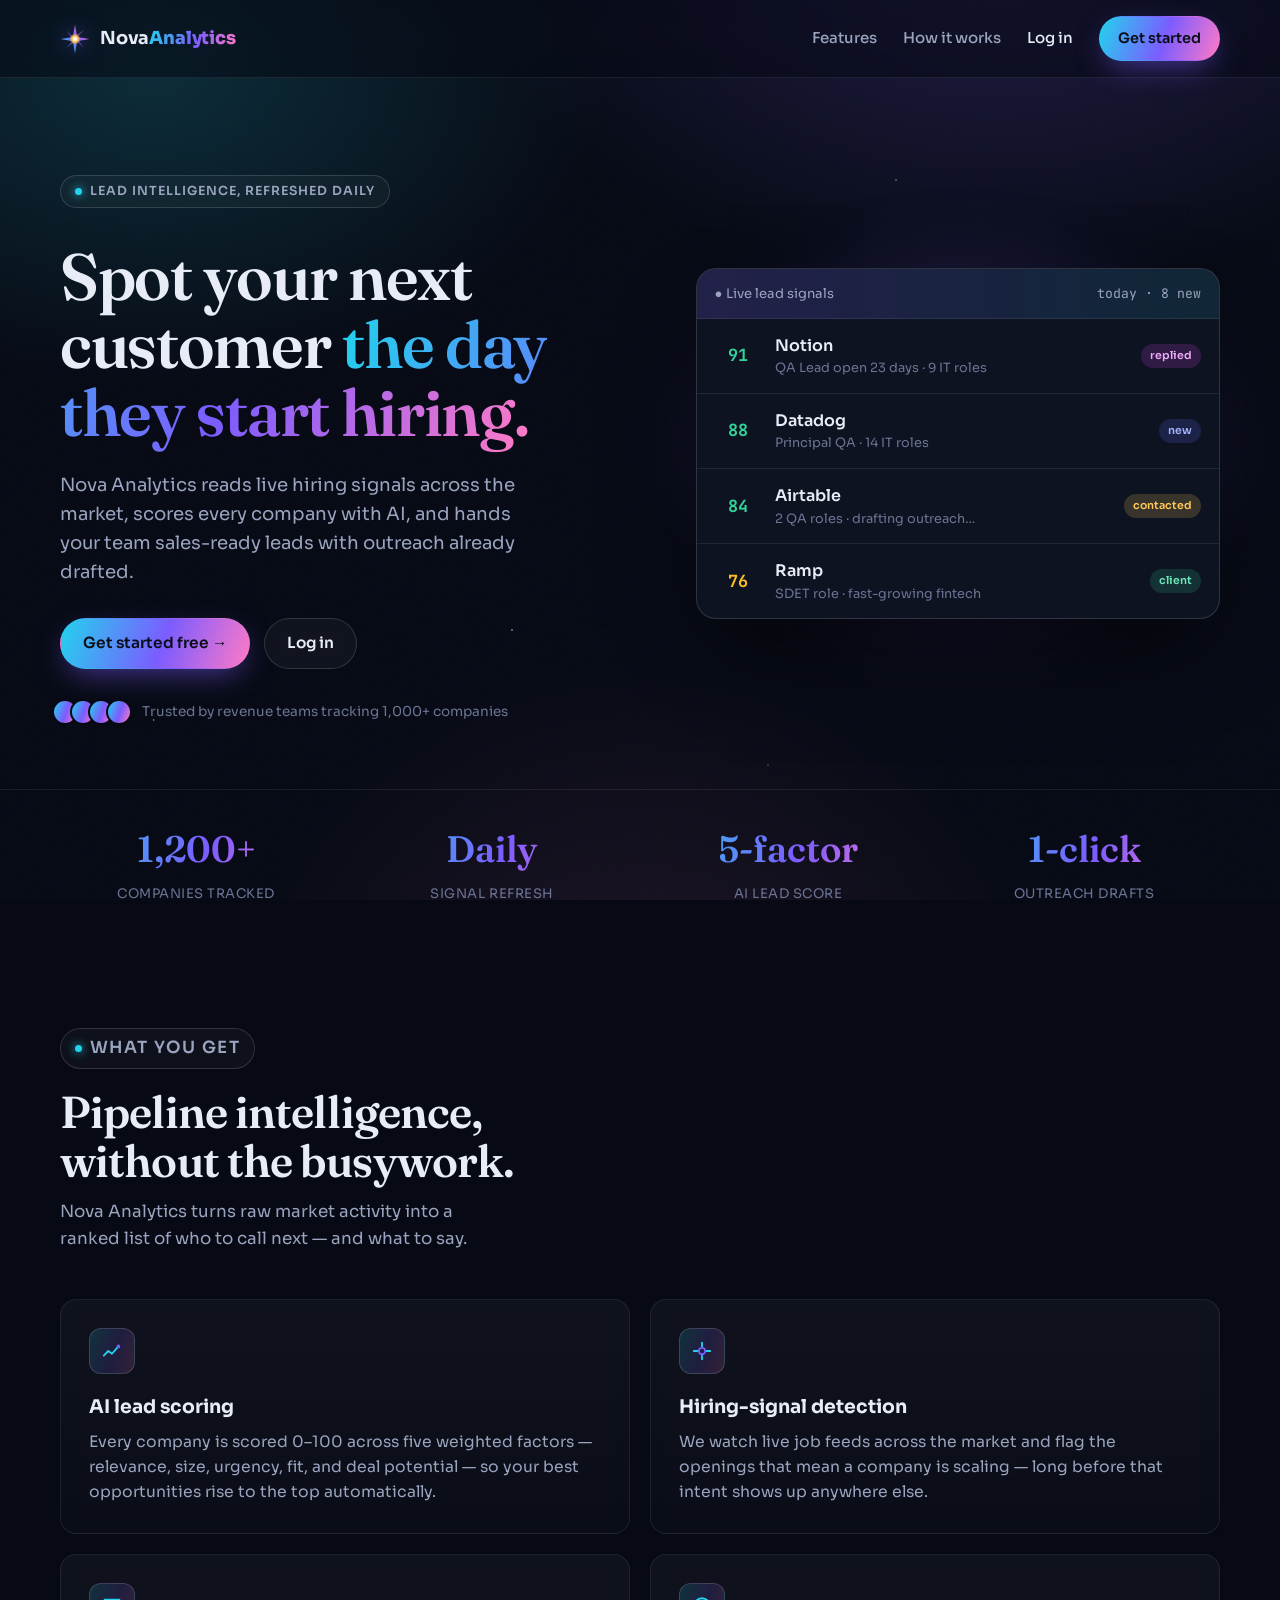
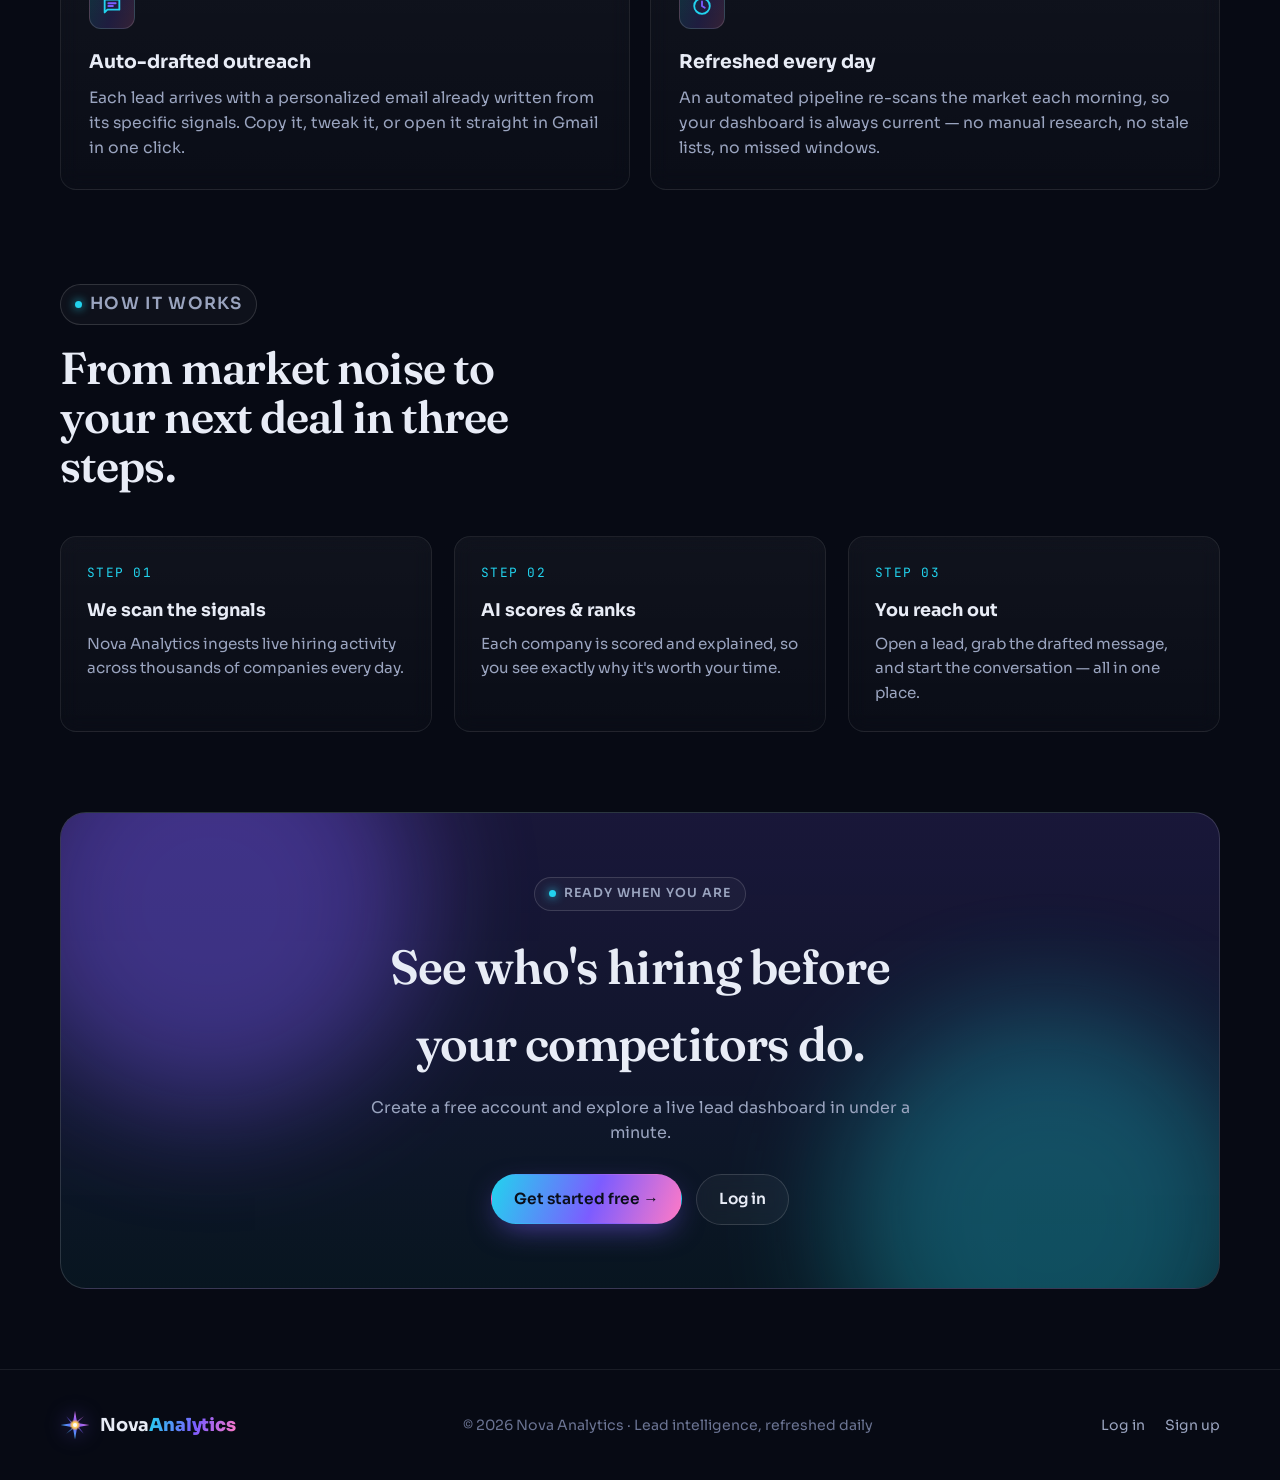
<file: web/index.html>
<!doctype html>
<html lang="en">
<head>
  <meta charset="utf-8" />
  <meta name="viewport" content="width=device-width, initial-scale=1" />
  <title>Nova Analytics — Lead intelligence, refreshed daily</title>
  <meta name="description" content="Nova Analytics surfaces high-intent B2B leads from live hiring signals — AI-scored, sales-ready, and refreshed every day." />
  <link rel="icon" type="image/svg+xml" href="./assets/favicon.svg" />
  <meta property="og:title" content="Nova Analytics — Lead intelligence, refreshed daily" />
  <meta property="og:description" content="Spot high-intent buyers the day they start hiring. AI-scored leads and auto-drafted outreach." />
  <meta property="og:type" content="website" />
  <link rel="preconnect" href="https://fonts.googleapis.com" />
  <link rel="preconnect" href="https://fonts.gstatic.com" crossorigin />
  <link href="https://fonts.googleapis.com/css2?family=Fraunces:opsz,wght@9..144,400;9..144,500;9..144,600;9..144,700&family=Sora:wght@400;500;600;700;800&family=JetBrains+Mono:wght@500;700&display=swap" rel="stylesheet" />
  <link rel="stylesheet" href="./assets/brand.css" />
  <style>
    /* ---- Nav ---- */
    .nav { position: sticky; top: 0; z-index: 40; backdrop-filter: blur(12px); background: rgba(7,10,20,0.55); border-bottom: 1px solid var(--nova-line); }
    .nav-inner { display: flex; align-items: center; justify-content: space-between; padding: 16px 0; }
    .nav-links { display: flex; align-items: center; gap: 26px; }
    .nav-links a.link { color: var(--nova-muted); text-decoration: none; font-size: .94rem; font-weight: 500; transition: color .2s; }
    .nav-links a.link:hover { color: var(--nova-text); }
    @media (max-width: 760px) { .nav-links .link { display: none; } }

    /* ---- Hero ---- */
    .hero { position: relative; padding: 84px 0 64px; }
    .hero-grid { display: grid; grid-template-columns: 1.05fr 0.95fr; gap: 56px; align-items: center; }
    @media (max-width: 940px) { .hero-grid { grid-template-columns: 1fr; gap: 44px; } }
    .hero h1 {
      font-family: var(--font-display); font-weight: 600; letter-spacing: -0.02em;
      font-size: clamp(2.6rem, 5.4vw, 4.1rem); line-height: 1.04; margin: 22px 0 0;
    }
    .hero p.lede { color: var(--nova-muted); font-size: 1.14rem; max-width: 34ch; margin: 22px 0 32px; }
    .hero-cta { display: flex; gap: 14px; flex-wrap: wrap; }
    .trust { margin-top: 30px; color: var(--nova-faint); font-size: .85rem; display:flex; align-items:center; gap:10px; }
    .trust .avatars { display:flex; }
    .trust .avatars span { width:26px; height:26px; border-radius:50%; border:2px solid var(--nova-bg); margin-left:-8px; background: var(--nova-grad); }

    /* ---- Signal preview card ---- */
    .preview { position: relative; }
    .preview .glow-blob { position:absolute; inset:-40px; background: radial-gradient(closest-side, rgba(124,92,255,.5), transparent); filter: blur(30px); z-index:-1; }
    .signal-card { border-radius: 20px; overflow: hidden; box-shadow: 0 40px 90px -30px rgba(0,0,0,.8); border: 1px solid var(--nova-line-2); background: var(--nova-surface); }
    .signal-head { display:flex; align-items:center; justify-content:space-between; padding: 14px 18px; background: linear-gradient(90deg, rgba(124,92,255,.18), rgba(34,211,238,.10)); border-bottom: 1px solid var(--nova-line); font-size:.82rem; color: var(--nova-muted); }
    .lead-row { display:flex; align-items:center; gap:14px; padding: 14px 18px; border-bottom: 1px solid var(--nova-line); }
    .lead-row:last-child { border-bottom: none; }
    .score-chip { font-family: var(--font-mono); font-weight: 700; font-size: 1.05rem; width: 46px; text-align:center; }
    .lead-co { font-weight: 600; }
    .lead-sub { color: var(--nova-faint); font-size: .8rem; }
    .pill { font-size:.68rem; padding: 3px 9px; border-radius: 999px; font-weight:600; }

    /* ---- Sections ---- */
    section.band { padding: 30px 0; border-top: 1px solid var(--nova-line); }
    .stats { display:grid; grid-template-columns: repeat(4,1fr); gap: 24px; text-align:center; }
    @media (max-width:740px){ .stats { grid-template-columns: repeat(2,1fr); gap:28px; } }
    .stat .num { font-family: var(--font-display); font-size: 2.3rem; font-weight: 600; }
    .stat .lbl { color: var(--nova-faint); font-size: .82rem; letter-spacing:.04em; text-transform:uppercase; margin-top:4px; }

    .section { padding: 80px 0; }
    .section-head { max-width: 38ch; }
    .section-head .eyebrow-row { margin-bottom: 18px; }
    .section-head h2 { font-family: var(--font-display); font-weight: 600; letter-spacing:-0.02em; font-size: clamp(2rem, 3.6vw, 2.8rem); line-height:1.1; margin: 0; }
    .section-head p { color: var(--nova-muted); font-size: 1.05rem; margin-top: 14px; }

    .features { display:grid; grid-template-columns: repeat(2, 1fr); gap: 20px; margin-top: 46px; }
    @media (max-width: 760px){ .features { grid-template-columns: 1fr; } }
    .feature { padding: 28px; transition: transform .3s var(--ease), border-color .3s; }
    .feature:hover { transform: translateY(-4px); border-color: var(--nova-line-2); }
    .feature .ic { width: 46px; height: 46px; border-radius: 12px; display:grid; place-items:center; background: var(--nova-grad-soft); border: 1px solid var(--nova-line-2); margin-bottom: 18px; }
    .feature h3 { font-size: 1.18rem; margin: 0 0 8px; font-weight: 700; }
    .feature p { color: var(--nova-muted); margin: 0; font-size: .98rem; }

    .steps { display:grid; grid-template-columns: repeat(3,1fr); gap: 22px; margin-top: 46px; counter-reset: step; }
    @media (max-width: 760px){ .steps { grid-template-columns: 1fr; } }
    .step { padding: 26px; }
    .step .n { font-family: var(--font-mono); font-size:.8rem; color: var(--nova-cyan); letter-spacing:.1em; }
    .step h3 { font-size: 1.1rem; margin: 12px 0 8px; }
    .step p { color: var(--nova-muted); font-size:.95rem; margin:0; }

    /* ---- CTA band ---- */
    .cta-band { position: relative; overflow: hidden; border-radius: 26px; padding: 64px 40px; text-align:center; margin: 0 0 80px; border: 1px solid var(--nova-line-2); background: linear-gradient(180deg, rgba(124,92,255,.16), rgba(34,211,238,.06)); }
    .cta-band h2 { font-family: var(--font-display); font-weight:600; font-size: clamp(2rem, 4vw, 3rem); margin: 0 0 12px; letter-spacing:-0.02em; }
    .cta-band p { color: var(--nova-muted); margin: 0 auto 28px; max-width: 46ch; }
    .cta-band .blob { position:absolute; width:420px; height:420px; border-radius:50%; filter: blur(60px); opacity:.4; }

    /* ---- Footer ---- */
    footer.site { border-top: 1px solid var(--nova-line); padding: 40px 0; }
    .foot-inner { display:flex; align-items:center; justify-content:space-between; flex-wrap:wrap; gap:16px; color: var(--nova-faint); font-size:.88rem; }

    /* ---- Reveal on load / scroll ---- */
    .reveal { opacity: 0; transform: translateY(18px); transition: opacity .7s var(--ease), transform .7s var(--ease); }
    .reveal.in { opacity: 1; transform: none; }
    .hero .reveal { transition-delay: var(--d, 0ms); }
  </style>
</head>
<body>
  <div class="nova-atmos"></div>
  <div class="nova-stars"></div>

  <!-- NAV -->
  <div class="nav">
    <div class="nova-container nav-inner">
      <a href="/" class="nova-brand">
        <img src="./assets/nova-mark.svg" alt="Nova Analytics" />
        <span class="nova-wordmark">Nova<b>Analytics</b></span>
      </a>
      <div class="nav-links">
        <a class="link" href="#features">Features</a>
        <a class="link" href="#how">How it works</a>
        <a class="link" href="/login" style="color:var(--nova-text)">Log in</a>
        <a class="nova-btn nova-btn-primary" href="/signup" style="padding:10px 18px; font-size:.9rem">Get started</a>
      </div>
    </div>
  </div>

  <!-- HERO -->
  <header class="hero">
    <div class="nova-container hero-grid">
      <div>
        <p class="nova-eyebrow reveal in" style="--d:0ms"><span class="dot"></span>Lead intelligence, refreshed daily</p>
        <h1 class="reveal in" style="--d:80ms">Spot your next customer <span class="nova-grad-text">the day they start hiring.</span></h1>
        <p class="lede reveal in" style="--d:160ms">Nova Analytics reads live hiring signals across the market, scores every company with AI, and hands your team sales-ready leads with outreach already drafted.</p>
        <div class="hero-cta reveal in" style="--d:240ms">
          <a class="nova-btn nova-btn-primary" href="/signup">Get started free →</a>
          <a class="nova-btn nova-btn-ghost" href="/login">Log in</a>
        </div>
        <div class="trust reveal in" style="--d:320ms">
          <div class="avatars"><span></span><span></span><span></span><span></span></div>
          Trusted by revenue teams tracking 1,000+ companies
        </div>
      </div>

      <!-- live signal preview -->
      <div class="preview reveal in" style="--d:200ms">
        <div class="glow-blob"></div>
        <div class="signal-card">
          <div class="signal-head">
            <span>● Live lead signals</span>
            <span style="font-family:var(--font-mono)">today · 8 new</span>
          </div>
          <div class="lead-row">
            <span class="score-chip" style="color:#34D399">91</span>
            <div style="flex:1">
              <div class="lead-co">Notion</div>
              <div class="lead-sub">QA Lead open 23 days · 9 IT roles</div>
            </div>
            <span class="pill" style="background:rgba(217,70,239,.16); color:#F0ABFC">replied</span>
          </div>
          <div class="lead-row">
            <span class="score-chip" style="color:#34D399">88</span>
            <div style="flex:1">
              <div class="lead-co">Datadog</div>
              <div class="lead-sub">Principal QA · 14 IT roles</div>
            </div>
            <span class="pill" style="background:rgba(99,102,241,.18); color:#A5B4FC">new</span>
          </div>
          <div class="lead-row">
            <span class="score-chip" style="color:#34D399">84</span>
            <div style="flex:1">
              <div class="lead-co">Airtable</div>
              <div class="lead-sub">2 QA roles · drafting outreach…</div>
            </div>
            <span class="pill" style="background:rgba(255,200,87,.18); color:#FFC857">contacted</span>
          </div>
          <div class="lead-row">
            <span class="score-chip" style="color:#FBBF24">76</span>
            <div style="flex:1">
              <div class="lead-co">Ramp</div>
              <div class="lead-sub">SDET role · fast-growing fintech</div>
            </div>
            <span class="pill" style="background:rgba(52,211,153,.16); color:#6EE7B7">client</span>
          </div>
        </div>
      </div>
    </div>
  </header>

  <!-- STATS -->
  <section class="band">
    <div class="nova-container stats">
      <div class="stat reveal"><div class="num nova-grad-text">1,200+</div><div class="lbl">Companies tracked</div></div>
      <div class="stat reveal"><div class="num nova-grad-text">Daily</div><div class="lbl">Signal refresh</div></div>
      <div class="stat reveal"><div class="num nova-grad-text">5-factor</div><div class="lbl">AI lead score</div></div>
      <div class="stat reveal"><div class="num nova-grad-text">1-click</div><div class="lbl">Outreach drafts</div></div>
    </div>
  </section>

  <!-- FEATURES -->
  <section class="section" id="features">
    <div class="nova-container">
      <div class="section-head reveal">
        <p class="nova-eyebrow eyebrow-row"><span class="dot"></span>What you get</p>
        <h2>Pipeline intelligence, without the busywork.</h2>
        <p>Nova Analytics turns raw market activity into a ranked list of who to call next — and what to say.</p>
      </div>
      <div class="features">
        <div class="nova-card feature reveal">
          <div class="ic"><svg width="22" height="22" viewBox="0 0 24 24" fill="none"><path d="M3 17l5-5 4 3 7-8" stroke="#22D3EE" stroke-width="2" stroke-linecap="round" stroke-linejoin="round"/><circle cx="19" cy="7" r="2" fill="#7C5CFF"/></svg></div>
          <h3>AI lead scoring</h3>
          <p>Every company is scored 0–100 across five weighted factors — relevance, size, urgency, fit, and deal potential — so your best opportunities rise to the top automatically.</p>
        </div>
        <div class="nova-card feature reveal">
          <div class="ic"><svg width="22" height="22" viewBox="0 0 24 24" fill="none"><path d="M12 3v4M12 17v4M3 12h4M17 12h4" stroke="#22D3EE" stroke-width="2" stroke-linecap="round"/><circle cx="12" cy="12" r="3.5" stroke="#7C5CFF" stroke-width="2"/></svg></div>
          <h3>Hiring-signal detection</h3>
          <p>We watch live job feeds across the market and flag the openings that mean a company is scaling — long before that intent shows up anywhere else.</p>
        </div>
        <div class="nova-card feature reveal">
          <div class="ic"><svg width="22" height="22" viewBox="0 0 24 24" fill="none"><path d="M4 5h16v11H7l-3 3V5z" stroke="#22D3EE" stroke-width="2" stroke-linejoin="round"/><path d="M8 9h8M8 12h5" stroke="#7C5CFF" stroke-width="2" stroke-linecap="round"/></svg></div>
          <h3>Auto-drafted outreach</h3>
          <p>Each lead arrives with a personalized email already written from its specific signals. Copy it, tweak it, or open it straight in Gmail in one click.</p>
        </div>
        <div class="nova-card feature reveal">
          <div class="ic"><svg width="22" height="22" viewBox="0 0 24 24" fill="none"><path d="M12 7v5l3 2" stroke="#7C5CFF" stroke-width="2" stroke-linecap="round" stroke-linejoin="round"/><circle cx="12" cy="12" r="8.5" stroke="#22D3EE" stroke-width="2"/></svg></div>
          <h3>Refreshed every day</h3>
          <p>An automated pipeline re-scans the market each morning, so your dashboard is always current — no manual research, no stale lists, no missed windows.</p>
        </div>
      </div>
    </div>
  </section>

  <!-- HOW IT WORKS -->
  <section class="section" id="how" style="padding-top:0">
    <div class="nova-container">
      <div class="section-head reveal">
        <p class="nova-eyebrow eyebrow-row"><span class="dot"></span>How it works</p>
        <h2>From market noise to your next deal in three steps.</h2>
      </div>
      <div class="steps">
        <div class="nova-card step reveal"><div class="n">STEP 01</div><h3>We scan the signals</h3><p>Nova Analytics ingests live hiring activity across thousands of companies every day.</p></div>
        <div class="nova-card step reveal"><div class="n">STEP 02</div><h3>AI scores & ranks</h3><p>Each company is scored and explained, so you see exactly why it's worth your time.</p></div>
        <div class="nova-card step reveal"><div class="n">STEP 03</div><h3>You reach out</h3><p>Open a lead, grab the drafted message, and start the conversation — all in one place.</p></div>
      </div>
    </div>
  </section>

  <!-- CTA -->
  <div class="nova-container">
    <div class="cta-band reveal">
      <div class="blob" style="background:var(--nova-violet); top:-120px; left:-60px"></div>
      <div class="blob" style="background:var(--nova-cyan); bottom:-140px; right:-40px; opacity:.3"></div>
      <p class="nova-eyebrow" style="position:relative; z-index:1; margin-bottom:18px"><span class="dot"></span>Ready when you are</p>
      <h2 style="position:relative; z-index:1">See who's hiring before<br/>your competitors do.</h2>
      <p style="position:relative; z-index:1">Create a free account and explore a live lead dashboard in under a minute.</p>
      <div style="position:relative; z-index:1; display:flex; gap:14px; justify-content:center; flex-wrap:wrap">
        <a class="nova-btn nova-btn-primary" href="/signup">Get started free →</a>
        <a class="nova-btn nova-btn-ghost" href="/login">Log in</a>
      </div>
    </div>
  </div>

  <!-- FOOTER -->
  <footer class="site">
    <div class="nova-container foot-inner">
      <a href="/" class="nova-brand">
        <img src="./assets/nova-mark.svg" alt="" />
        <span class="nova-wordmark">Nova<b>Analytics</b></span>
      </a>
      <div>© <span id="yr"></span> Nova Analytics · Lead intelligence, refreshed daily</div>
      <div style="display:flex; gap:20px">
        <a href="/login" style="color:var(--nova-muted); text-decoration:none">Log in</a>
        <a href="/signup" style="color:var(--nova-muted); text-decoration:none">Sign up</a>
      </div>
    </div>
  </footer>

  <script>
    document.getElementById("yr").textContent = new Date().getFullYear();
    // Reveal-on-scroll for non-hero elements
    const io = new IntersectionObserver((entries) => {
      entries.forEach((e) => { if (e.isIntersecting) { e.target.classList.add("in"); io.unobserve(e.target); } });
    }, { threshold: 0.12 });
    document.querySelectorAll(".reveal:not(.in)").forEach((el) => io.observe(el));
  </script>
</body>
</html>
</file>
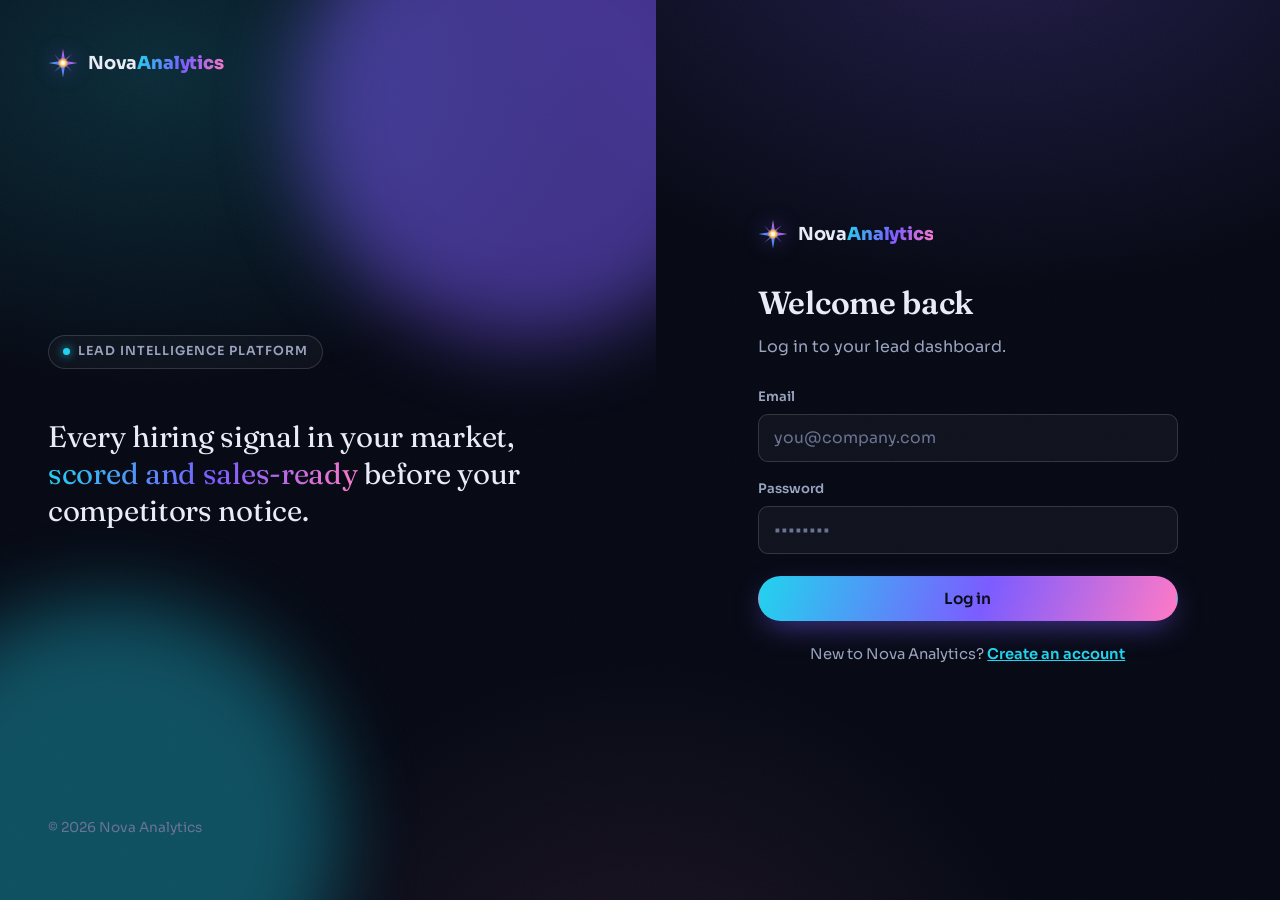
<file: web/login.html>
<!doctype html>
<html lang="en">
<head>
  <meta charset="utf-8" />
  <meta name="viewport" content="width=device-width, initial-scale=1" />
  <title>Log in — Nova Analytics</title>
  <link rel="icon" type="image/svg+xml" href="./assets/favicon.svg" />
  <link rel="preconnect" href="https://fonts.googleapis.com" />
  <link rel="preconnect" href="https://fonts.gstatic.com" crossorigin />
  <link href="https://fonts.googleapis.com/css2?family=Fraunces:opsz,wght@9..144,500;9..144,600&family=Sora:wght@400;500;600;700;800&display=swap" rel="stylesheet" />
  <link rel="stylesheet" href="./assets/brand.css" />
  <style>
    .auth-wrap { min-height: 100dvh; display: grid; grid-template-columns: 1.05fr 1fr; }
    .auth-aside { position: relative; overflow: hidden; padding: 48px; display: flex; flex-direction: column; justify-content: space-between; }
    .auth-main { display: grid; place-items: center; padding: 40px 24px; }
    .auth-card { width: min(420px, 100%); }
    .auth-quote { font-family: var(--font-display); font-size: 1.85rem; line-height: 1.25; letter-spacing: -0.01em; max-width: 30ch; }
    .auth-aside .glow { position: absolute; width: 460px; height: 460px; border-radius: 50%; filter: blur(40px); opacity: .5; }
    @media (max-width: 860px) {
      .auth-wrap { grid-template-columns: 1fr; }
      .auth-aside { display: none; }
    }
  </style>
</head>
<body>
  <div class="nova-atmos"></div>
  <div class="auth-wrap">
    <!-- brand panel -->
    <aside class="auth-aside">
      <div class="glow" style="background:var(--nova-violet); top:-120px; right:-100px"></div>
      <div class="glow" style="background:var(--nova-cyan); bottom:-160px; left:-120px; opacity:.35"></div>
      <a href="/" class="nova-brand" style="position:relative; z-index:1">
        <img src="./assets/nova-mark.svg" alt="" />
        <span class="nova-wordmark">Nova<b>Analytics</b></span>
      </a>
      <div style="position:relative; z-index:1">
        <p class="nova-eyebrow" style="margin-bottom:20px"><span class="dot"></span>Lead intelligence platform</p>
        <p class="auth-quote">Every hiring signal in your market, <span class="nova-grad-text">scored and sales-ready</span> before your competitors notice.</p>
      </div>
      <p style="position:relative; z-index:1; color:var(--nova-faint); font-size:.85rem">© <span id="yr"></span> Nova Analytics</p>
    </aside>

    <!-- form panel -->
    <main class="auth-main">
      <div class="auth-card">
        <a href="/" class="nova-brand" style="margin-bottom:28px">
          <img src="./assets/nova-mark.svg" alt="" />
          <span class="nova-wordmark">Nova<b>Analytics</b></span>
        </a>
        <h1 style="font-family:var(--font-display); font-size:2rem; margin:0 0 6px; font-weight:600; letter-spacing:-0.01em">Welcome back</h1>
        <p style="color:var(--nova-muted); margin:0 0 26px">Log in to your lead dashboard.</p>

        <div id="demoNote" class="nova-alert" style="display:none; color:#CFE3FF; background:rgba(34,211,238,.08); border-color:rgba(34,211,238,.3)"></div>
        <div id="formError" class="nova-alert nova-alert-error" style="display:none"></div>

        <form id="loginForm" novalidate>
          <div class="nova-field">
            <label for="email">Email</label>
            <input class="nova-input" id="email" type="email" autocomplete="email" placeholder="you@company.com" required />
          </div>
          <div class="nova-field">
            <label for="password">Password</label>
            <input class="nova-input" id="password" type="password" autocomplete="current-password" placeholder="••••••••" required />
          </div>
          <button type="submit" id="submitBtn" class="nova-btn nova-btn-primary" style="width:100%; margin-top:6px">Log in</button>
        </form>

        <p style="color:var(--nova-muted); font-size:.92rem; margin-top:22px; text-align:center">
          New to Nova Analytics? <a href="/signup" style="font-weight:600">Create an account</a>
        </p>
      </div>
    </main>
  </div>

  <script type="module">
    import { signIn, AFTER_AUTH, usingSupabase } from "./js/auth.js";
    document.getElementById("yr").textContent = new Date().getFullYear();

    if (!usingSupabase) {
      const n = document.getElementById("demoNote");
      n.style.display = "block";
      n.innerHTML = "Demo mode — try <b>admin@novaanalytics.io</b> / <b>NovaDemo2026!</b>";
    }

    const form = document.getElementById("loginForm");
    const errBox = document.getElementById("formError");
    const btn = document.getElementById("submitBtn");
    form.addEventListener("submit", async (e) => {
      e.preventDefault();
      errBox.style.display = "none";
      const email = document.getElementById("email").value.trim();
      const password = document.getElementById("password").value;
      if (!email || !password) { showError("Please enter your email and password."); return; }
      btn.disabled = true; btn.textContent = "Logging in…";
      const { user, error } = await signIn(email, password);
      if (error) { showError(error); btn.disabled = false; btn.textContent = "Log in"; return; }
      window.location.assign(AFTER_AUTH);
    });
    function showError(msg) { errBox.textContent = msg; errBox.style.display = "block"; }
  </script>
</body>
</html>
</file>
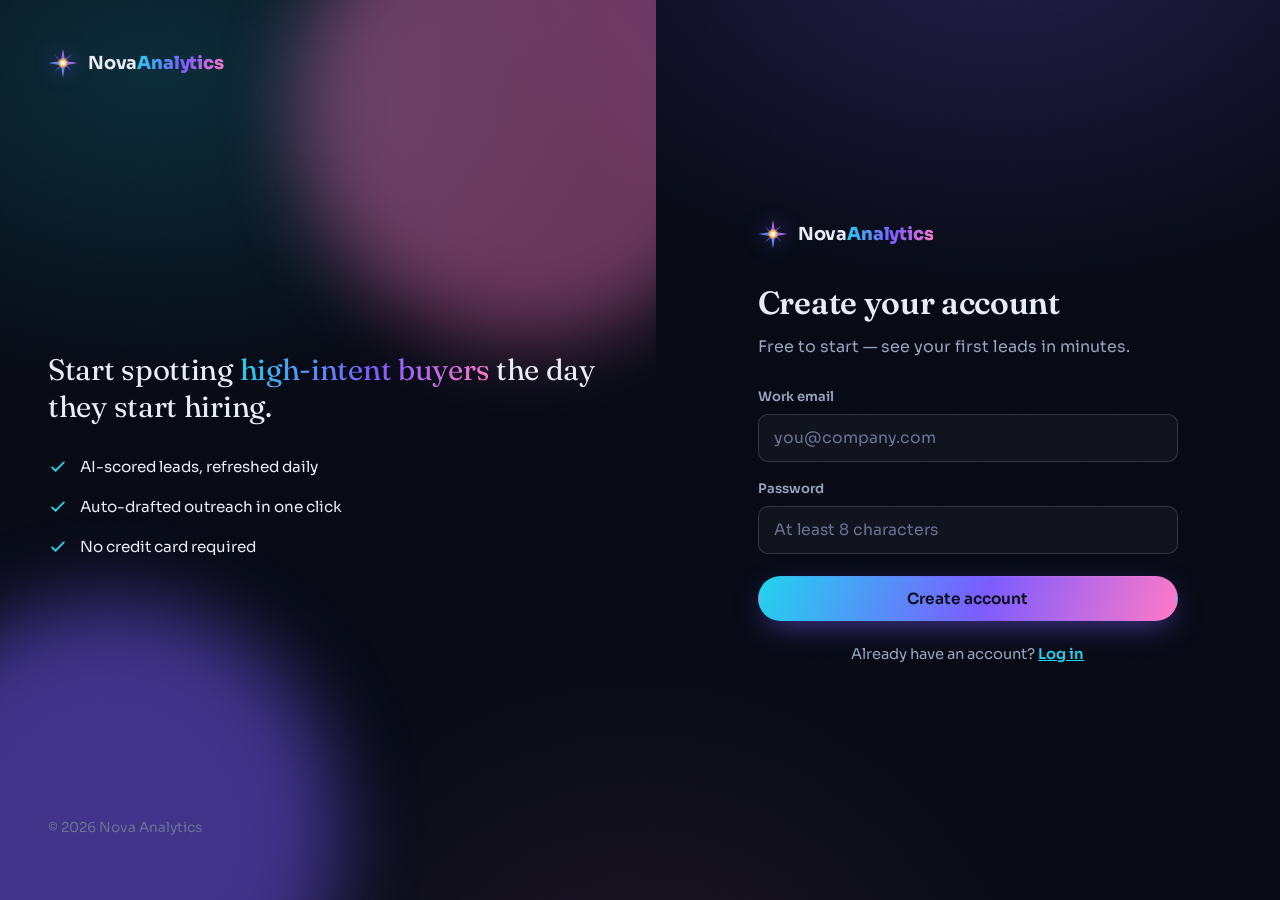
<file: web/signup.html>
<!doctype html>
<html lang="en">
<head>
  <meta charset="utf-8" />
  <meta name="viewport" content="width=device-width, initial-scale=1" />
  <title>Create your account — Nova Analytics</title>
  <link rel="icon" type="image/svg+xml" href="./assets/favicon.svg" />
  <link rel="preconnect" href="https://fonts.googleapis.com" />
  <link rel="preconnect" href="https://fonts.gstatic.com" crossorigin />
  <link href="https://fonts.googleapis.com/css2?family=Fraunces:opsz,wght@9..144,500;9..144,600&family=Sora:wght@400;500;600;700;800&display=swap" rel="stylesheet" />
  <link rel="stylesheet" href="./assets/brand.css" />
  <style>
    .auth-wrap { min-height: 100dvh; display: grid; grid-template-columns: 1.05fr 1fr; }
    .auth-aside { position: relative; overflow: hidden; padding: 48px; display: flex; flex-direction: column; justify-content: space-between; }
    .auth-main { display: grid; place-items: center; padding: 40px 24px; }
    .auth-card { width: min(420px, 100%); }
    .auth-quote { font-family: var(--font-display); font-size: 1.85rem; line-height: 1.25; letter-spacing: -0.01em; max-width: 32ch; }
    .auth-aside .glow { position: absolute; width: 460px; height: 460px; border-radius: 50%; filter: blur(40px); opacity: .5; }
    .perk { display:flex; gap:12px; align-items:flex-start; margin-top:16px; color:var(--nova-text); font-size:.95rem; }
    .perk svg { flex:none; margin-top:2px; }
    @media (max-width: 860px) {
      .auth-wrap { grid-template-columns: 1fr; }
      .auth-aside { display: none; }
    }
  </style>
</head>
<body>
  <div class="nova-atmos"></div>
  <div class="auth-wrap">
    <aside class="auth-aside">
      <div class="glow" style="background:var(--nova-pink); top:-120px; right:-100px; opacity:.4"></div>
      <div class="glow" style="background:var(--nova-violet); bottom:-160px; left:-120px"></div>
      <a href="/" class="nova-brand" style="position:relative; z-index:1">
        <img src="./assets/nova-mark.svg" alt="" />
        <span class="nova-wordmark">Nova<b>Analytics</b></span>
      </a>
      <div style="position:relative; z-index:1">
        <p class="auth-quote">Start spotting <span class="nova-grad-text">high-intent buyers</span> the day they start hiring.</p>
        <div class="perk"><svg width="20" height="20" viewBox="0 0 24 24" fill="none"><path d="M5 12.5l4 4 10-10" stroke="#22D3EE" stroke-width="2.2" stroke-linecap="round" stroke-linejoin="round"/></svg> AI-scored leads, refreshed daily</div>
        <div class="perk"><svg width="20" height="20" viewBox="0 0 24 24" fill="none"><path d="M5 12.5l4 4 10-10" stroke="#22D3EE" stroke-width="2.2" stroke-linecap="round" stroke-linejoin="round"/></svg> Auto-drafted outreach in one click</div>
        <div class="perk"><svg width="20" height="20" viewBox="0 0 24 24" fill="none"><path d="M5 12.5l4 4 10-10" stroke="#22D3EE" stroke-width="2.2" stroke-linecap="round" stroke-linejoin="round"/></svg> No credit card required</div>
      </div>
      <p style="position:relative; z-index:1; color:var(--nova-faint); font-size:.85rem">© <span id="yr"></span> Nova Analytics</p>
    </aside>

    <main class="auth-main">
      <div class="auth-card">
        <a href="/" class="nova-brand" style="margin-bottom:28px">
          <img src="./assets/nova-mark.svg" alt="" />
          <span class="nova-wordmark">Nova<b>Analytics</b></span>
        </a>
        <h1 style="font-family:var(--font-display); font-size:2rem; margin:0 0 6px; font-weight:600; letter-spacing:-0.01em">Create your account</h1>
        <p style="color:var(--nova-muted); margin:0 0 26px">Free to start — see your first leads in minutes.</p>

        <div id="demoNote" class="nova-alert" style="display:none; color:#CFE3FF; background:rgba(34,211,238,.08); border-color:rgba(34,211,238,.3)"></div>
        <div id="formError" class="nova-alert nova-alert-error" style="display:none"></div>
        <div id="formOk" class="nova-alert nova-alert-ok" style="display:none"></div>

        <form id="signupForm" novalidate>
          <div class="nova-field">
            <label for="email">Work email</label>
            <input class="nova-input" id="email" type="email" autocomplete="email" placeholder="you@company.com" required />
          </div>
          <div class="nova-field">
            <label for="password">Password</label>
            <input class="nova-input" id="password" type="password" autocomplete="new-password" placeholder="At least 8 characters" minlength="8" required />
          </div>
          <button type="submit" id="submitBtn" class="nova-btn nova-btn-primary" style="width:100%; margin-top:6px">Create account</button>
        </form>

        <p style="color:var(--nova-muted); font-size:.92rem; margin-top:22px; text-align:center">
          Already have an account? <a href="/login" style="font-weight:600">Log in</a>
        </p>
      </div>
    </main>
  </div>

  <script type="module">
    import { signUp, AFTER_AUTH, usingSupabase } from "./js/auth.js";
    document.getElementById("yr").textContent = new Date().getFullYear();

    if (!usingSupabase) {
      const n = document.getElementById("demoNote");
      n.style.display = "block";
      n.innerHTML = "Demo mode — accounts are stored locally in your browser for this preview.";
    }

    const form = document.getElementById("signupForm");
    const errBox = document.getElementById("formError");
    const okBox = document.getElementById("formOk");
    const btn = document.getElementById("submitBtn");
    form.addEventListener("submit", async (e) => {
      e.preventDefault();
      errBox.style.display = "none"; okBox.style.display = "none";
      const email = document.getElementById("email").value.trim();
      const password = document.getElementById("password").value;
      if (!email || password.length < 8) { showError("Enter a valid email and a password of at least 8 characters."); return; }
      btn.disabled = true; btn.textContent = "Creating account…";
      const { user, error } = await signUp(email, password);
      if (error) { showError(error); btn.disabled = false; btn.textContent = "Create account"; return; }
      // With Supabase email-confirmation ON, there is no session yet.
      if (usingSupabase && user && !user.confirmed_at && !user.email_confirmed_at) {
        okBox.textContent = "Account created. Check your email to confirm, then log in.";
        okBox.style.display = "block";
        btn.textContent = "Account created";
        return;
      }
      window.location.assign(AFTER_AUTH);
    });
    function showError(msg) { errBox.textContent = msg; errBox.style.display = "block"; }
  </script>
</body>
</html>
</file>
<file: web/assets/brand.css>
/* ============================================================
   Nova Analytics — brand foundation
   "Signal in the dark": premium dark lead-intelligence aesthetic
   ============================================================ */

:root {
  /* Surfaces */
  --nova-bg:        #070A14;
  --nova-bg-2:      #0A0E1A;
  --nova-surface:   #0E1322;
  --nova-surface-2: #161C2E;
  --nova-line:      rgba(255, 255, 255, 0.08);
  --nova-line-2:    rgba(255, 255, 255, 0.14);

  /* Text */
  --nova-text:      #E8ECF6;
  --nova-muted:     #9AA4BF;
  --nova-faint:     #6B7493;

  /* Brand */
  --nova-violet:    #7C5CFF;
  --nova-violet-600:#6D28D9;
  --nova-cyan:      #22D3EE;
  --nova-pink:      #FF7AC6;
  --nova-spark:     #FFC857;   /* warm nova spark */

  /* Signature nova-spectrum gradient */
  --nova-grad: linear-gradient(110deg, #22D3EE 0%, #7C5CFF 54%, #FF7AC6 100%);
  --nova-grad-soft: linear-gradient(110deg, rgba(34,211,238,0.16), rgba(124,92,255,0.16) 55%, rgba(255,122,198,0.16));

  /* Type */
  --font-display: "Fraunces", Georgia, "Times New Roman", serif;
  --font-ui:      "Sora", -apple-system, "Segoe UI", Roboto, sans-serif;
  --font-mono:    "JetBrains Mono", ui-monospace, "SF Mono", Menlo, monospace;

  --radius:    16px;
  --radius-sm: 10px;
  --shadow-glow: 0 0 0 1px rgba(124,92,255,0.35), 0 18px 60px -12px rgba(124,92,255,0.45);
  --ease: cubic-bezier(0.22, 1, 0.36, 1);
}

* { box-sizing: border-box; }

html { scroll-behavior: smooth; }

body {
  margin: 0;
  font-family: var(--font-ui);
  color: var(--nova-text);
  background: var(--nova-bg);
  -webkit-font-smoothing: antialiased;
  text-rendering: optimizeLegibility;
  line-height: 1.6;
}

/* Atmospheric starfield + aurora background -------------------- */
.nova-atmos {
  position: fixed;
  inset: 0;
  z-index: -2;
  background:
    radial-gradient(900px 600px at 78% -8%, rgba(124,92,255,0.22), transparent 60%),
    radial-gradient(760px 520px at 12% 8%, rgba(34,211,238,0.16), transparent 60%),
    radial-gradient(700px 700px at 50% 120%, rgba(255,122,198,0.10), transparent 60%),
    var(--nova-bg);
}
.nova-atmos::before {
  /* fine grain texture */
  content: "";
  position: absolute;
  inset: 0;
  opacity: 0.4;
  background-image: url("data:image/svg+xml,%3Csvg xmlns='http://www.w3.org/2000/svg' width='160' height='160'%3E%3Cfilter id='n'%3E%3CfeTurbulence type='fractalNoise' baseFrequency='0.85' numOctaves='2' stitchTiles='stitch'/%3E%3C/filter%3E%3Crect width='100%25' height='100%25' filter='url(%23n)' opacity='0.5'/%3E%3C/svg%3E");
  mix-blend-mode: soft-light;
}
.nova-stars {
  position: fixed;
  inset: 0;
  z-index: -1;
  pointer-events: none;
  background-image:
    radial-gradient(1.4px 1.4px at 20% 30%, rgba(255,255,255,0.9), transparent),
    radial-gradient(1.1px 1.1px at 70% 20%, rgba(255,255,255,0.7), transparent),
    radial-gradient(1.6px 1.6px at 40% 70%, rgba(180,200,255,0.8), transparent),
    radial-gradient(1px 1px at 85% 60%, rgba(255,255,255,0.6), transparent),
    radial-gradient(1.3px 1.3px at 12% 80%, rgba(255,255,255,0.6), transparent),
    radial-gradient(1px 1px at 60% 85%, rgba(255,255,255,0.5), transparent),
    radial-gradient(1.5px 1.5px at 90% 30%, rgba(255,220,180,0.8), transparent);
  background-repeat: no-repeat;
  animation: twinkle 6s var(--ease) infinite alternate;
}
@keyframes twinkle { from { opacity: 0.5; } to { opacity: 0.95; } }

/* Layout helpers ---------------------------------------------- */
.nova-container { width: min(1160px, 92vw); margin-inline: auto; }

/* Brand lockup ------------------------------------------------ */
.nova-brand { display: inline-flex; align-items: center; gap: 10px; text-decoration: none; }
.nova-brand img { width: 30px; height: 30px; display: block; filter: drop-shadow(0 0 10px rgba(124,92,255,0.5)); }
.nova-brand .nova-wordmark {
  font-family: var(--font-ui);
  font-weight: 700;
  font-size: 1.12rem;
  letter-spacing: -0.01em;
  color: var(--nova-text);
}
.nova-brand .nova-wordmark b {
  font-weight: 800;
  background: var(--nova-grad);
  -webkit-background-clip: text;
  background-clip: text;
  color: transparent;
}

/* Gradient text ----------------------------------------------- */
.nova-grad-text {
  background: var(--nova-grad);
  -webkit-background-clip: text;
  background-clip: text;
  color: transparent;
}

/* Buttons ----------------------------------------------------- */
.nova-btn {
  display: inline-flex; align-items: center; justify-content: center; gap: 8px;
  font-family: var(--font-ui); font-weight: 600; font-size: 0.96rem;
  padding: 12px 22px; border-radius: 999px; border: 1px solid transparent;
  cursor: pointer; text-decoration: none; transition: transform .2s var(--ease), box-shadow .2s var(--ease), background .2s var(--ease); white-space: nowrap;
}
.nova-btn-primary {
  color: #0A0E1A;
  background: var(--nova-grad);
  box-shadow: 0 10px 30px -8px rgba(124,92,255,0.6);
}
.nova-btn-primary:hover { transform: translateY(-2px); box-shadow: 0 16px 40px -8px rgba(124,92,255,0.75); }
.nova-btn-ghost {
  color: var(--nova-text);
  background: rgba(255,255,255,0.04);
  border-color: var(--nova-line-2);
  backdrop-filter: blur(8px);
}
.nova-btn-ghost:hover { background: rgba(255,255,255,0.09); transform: translateY(-2px); }

/* Cards ------------------------------------------------------- */
.nova-card {
  background: linear-gradient(180deg, rgba(255,255,255,0.04), rgba(255,255,255,0.015));
  border: 1px solid var(--nova-line);
  border-radius: var(--radius);
  backdrop-filter: blur(10px);
}

/* Pill / eyebrow ---------------------------------------------- */
.nova-eyebrow {
  display: inline-flex; align-items: center; gap: 8px;
  font-size: 0.78rem; font-weight: 600; letter-spacing: 0.08em; text-transform: uppercase;
  color: var(--nova-muted);
  padding: 6px 14px; border-radius: 999px;
  border: 1px solid var(--nova-line-2);
  background: rgba(255,255,255,0.03);
}
.nova-eyebrow .dot { width: 7px; height: 7px; border-radius: 50%; background: var(--nova-cyan); box-shadow: 0 0 10px var(--nova-cyan); }

/* Forms (login/signup) ---------------------------------------- */
.nova-field { display: block; margin-bottom: 16px; }
.nova-field label { display: block; font-size: 0.82rem; font-weight: 600; color: var(--nova-muted); margin-bottom: 7px; }
.nova-input {
  width: 100%; font-family: var(--font-ui); font-size: 0.98rem;
  color: var(--nova-text); background: rgba(255,255,255,0.04);
  border: 1px solid var(--nova-line-2); border-radius: var(--radius-sm);
  padding: 13px 15px; transition: border-color .2s, box-shadow .2s; outline: none;
}
.nova-input::placeholder { color: var(--nova-faint); }
.nova-input:focus { border-color: var(--nova-violet); box-shadow: 0 0 0 3px rgba(124,92,255,0.22); }

.nova-alert {
  font-size: 0.88rem; padding: 11px 14px; border-radius: var(--radius-sm); margin-bottom: 16px;
  border: 1px solid; line-height: 1.45;
}
.nova-alert-error { color: #FFC9D4; background: rgba(255,77,109,0.10); border-color: rgba(255,77,109,0.35); }
.nova-alert-ok    { color: #B6F5D8; background: rgba(34,211,138,0.10); border-color: rgba(34,211,138,0.35); }

a { color: var(--nova-cyan); }

@media (prefers-reduced-motion: reduce) {
  * { animation: none !important; scroll-behavior: auto !important; }
}
</file>
